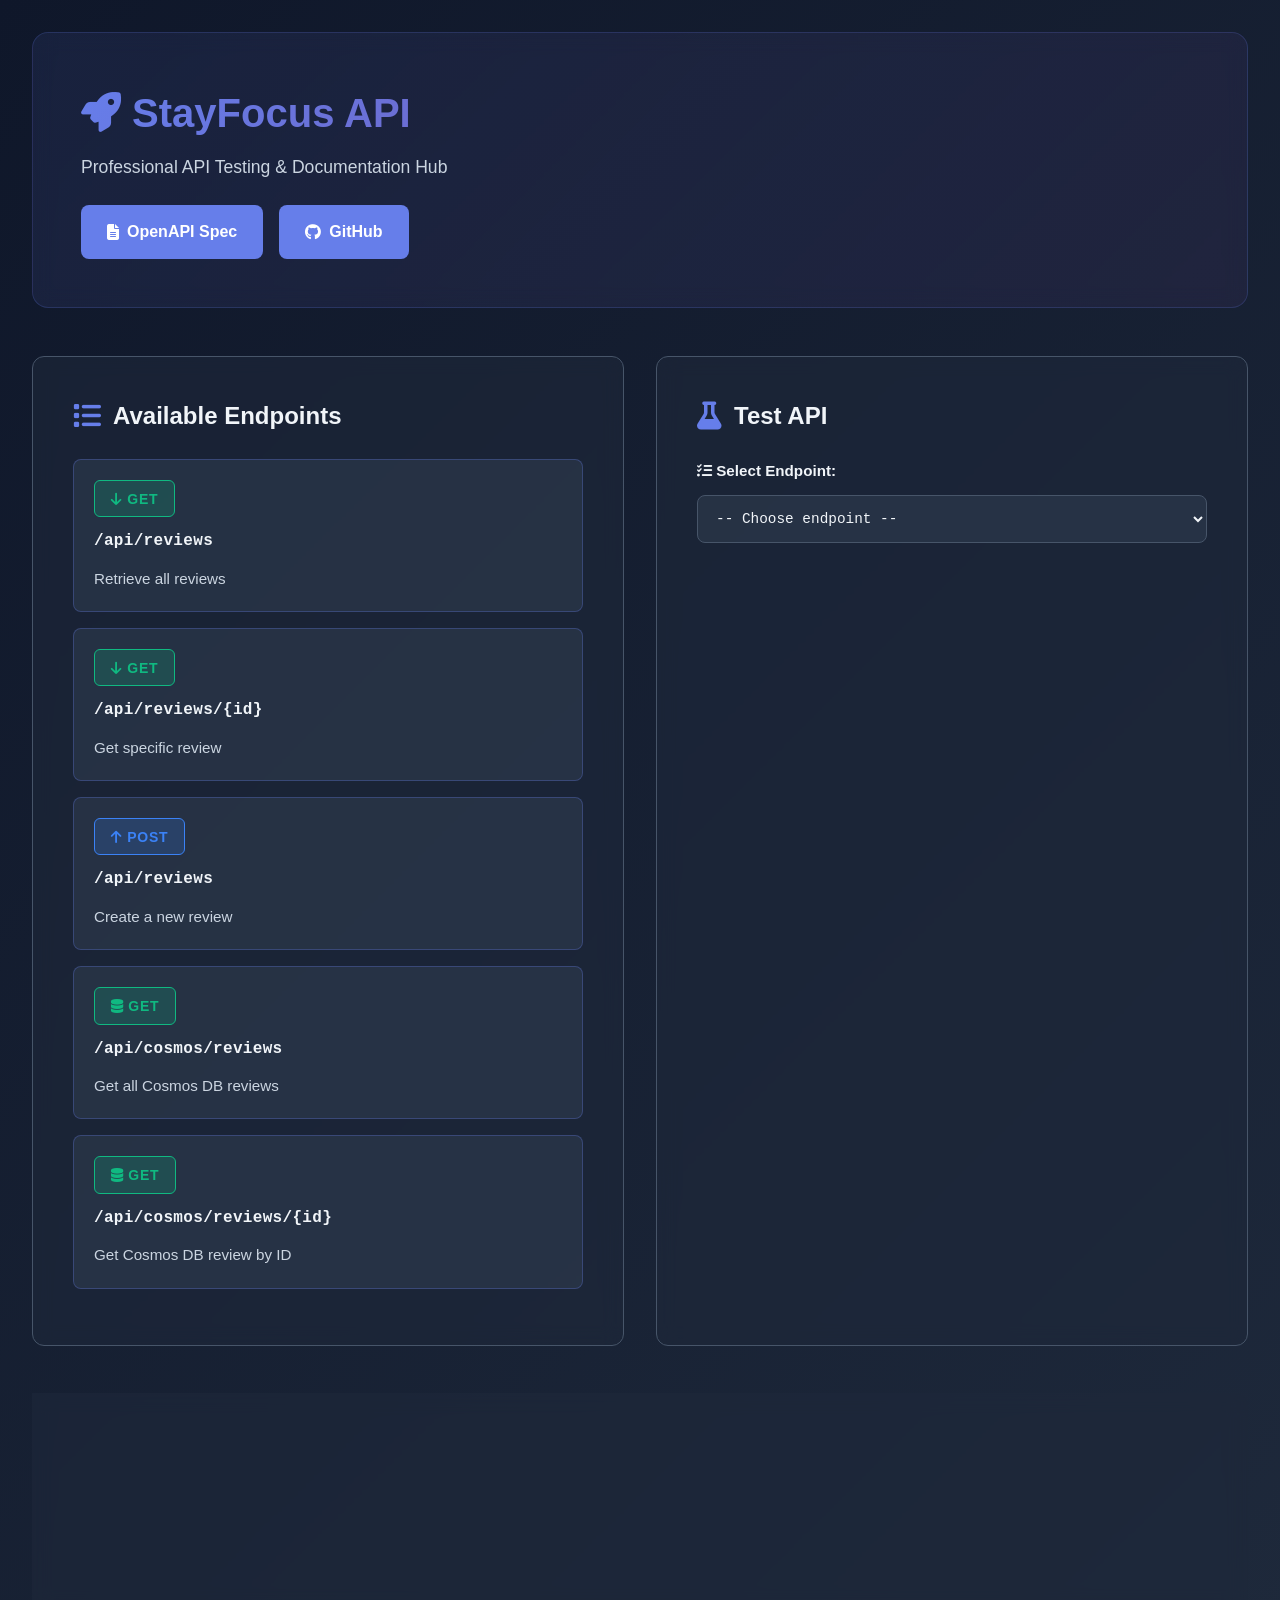
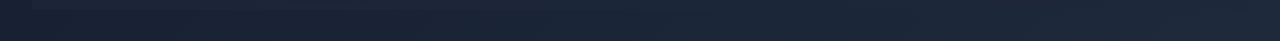
<file: StayFocusAPI/Assets/swagger-ui.html>
<!DOCTYPE html>
<html lang="en">
<head>
    <meta charset="UTF-8">
    <meta name="viewport" content="width=device-width, initial-scale=1.0">
    <title>StayFocus API</title>
    <link href="https://cdnjs.cloudflare.com/ajax/libs/font-awesome/6.4.0/css/all.min.css" rel="stylesheet">
    <style>
        :root {
            --primary: #667eea;
            --primary-dark: #5568d3;
            --secondary: #764ba2;
            --success: #10b981;
            --warning: #f59e0b;
            --error: #ef4444;
            --accent: #c8973a;
            --bg-primary: #0f172a;
            --bg-secondary: #1e293b;
            --bg-tertiary: #334155;
            --text-primary: #f1f5f9;
            --text-secondary: #cbd5e1;
            --border: #475569;
        }

        * {
            margin: 0;
            padding: 0;
            box-sizing: border-box;
        }

        html {
            scroll-behavior: smooth;
        }

        body {
            font-family: 'Segoe UI', Roboto, 'Helvetica Neue', Arial, sans-serif;
            background: linear-gradient(135deg, var(--bg-primary) 0%, var(--bg-secondary) 100%);
            color: var(--text-primary);
            min-height: 100vh;
            line-height: 1.6;
        }

        .container {
            max-width: 1400px;
            margin: 0 auto;
            padding: 2rem;
        }

        /* Header */
        header {
            background: linear-gradient(135deg, rgba(102, 126, 234, 0.1) 0%, rgba(118, 75, 162, 0.1) 100%);
            backdrop-filter: blur(10px);
            border: 1px solid rgba(102, 126, 234, 0.2);
            border-radius: 16px;
            padding: 3rem;
            margin-bottom: 3rem;
            animation: slideDown 0.6s ease-out;
        }

        @keyframes slideDown {
            from {
                opacity: 0;
                transform: translateY(-30px);
            }
            to {
                opacity: 1;
                transform: translateY(0);
            }
        }

        header h1 {
            font-size: 2.5rem;
            background: linear-gradient(135deg, var(--primary) 0%, var(--secondary) 100%);
            -webkit-background-clip: text;
            -webkit-text-fill-color: transparent;
            background-clip: text;
            margin-bottom: 0.5rem;
            font-weight: 700;
        }

        header p {
            color: var(--text-secondary);
            font-size: 1.1rem;
            margin-bottom: 1.5rem;
        }

        .links {
            display: flex;
            gap: 1rem;
            flex-wrap: wrap;
        }

        .links a {
            display: inline-flex;
            align-items: center;
            gap: 0.5rem;
            padding: 0.75rem 1.5rem;
            background: var(--primary);
            color: white;
            text-decoration: none;
            border-radius: 8px;
            transition: all 0.3s ease;
            font-weight: 600;
            border: 2px solid transparent;
        }

        .links a:hover {
            background: transparent;
            border-color: var(--primary);
            color: var(--primary);
            transform: translateY(-2px);
        }

        /* Main Content */
        .main-content {
            display: grid;
            grid-template-columns: 1fr 1fr;
            gap: 2rem;
            margin-bottom: 3rem;
        }

        @media (max-width: 1024px) {
            .main-content {
                grid-template-columns: 1fr;
            }
        }

        .card {
            background: rgba(30, 41, 59, 0.6);
            backdrop-filter: blur(10px);
            border: 1px solid var(--border);
            border-radius: 12px;
            padding: 2.5rem;
            transition: all 0.3s ease;
            animation: fadeIn 0.6s ease-out;
            animation-fill-mode: both;
        }

        .card:nth-child(1) { animation-delay: 0.1s; }
        .card:nth-child(2) { animation-delay: 0.2s; }

        @keyframes fadeIn {
            from {
                opacity: 0;
                transform: translateY(20px);
            }
            to {
                opacity: 1;
                transform: translateY(0);
            }
        }

        .card:hover {
            border-color: var(--primary);
            box-shadow: 0 0 30px rgba(102, 126, 234, 0.2);
        }

        .card h2 {
            font-size: 1.5rem;
            margin-bottom: 1.5rem;
            display: flex;
            align-items: center;
            gap: 0.75rem;
            color: var(--text-primary);
        }

        .card h2 i {
            color: var(--primary);
            font-size: 1.75rem;
        }

        /* Endpoints */
        .endpoint {
            background: rgba(51, 65, 85, 0.5);
            border: 1px solid rgba(102, 126, 234, 0.3);
            padding: 1.25rem;
            margin-bottom: 1rem;
            border-radius: 8px;
            cursor: pointer;
            transition: all 0.3s ease;
            position: relative;
            overflow: hidden;
        }

        .endpoint::before {
            content: '';
            position: absolute;
            top: 0;
            left: -100%;
            width: 100%;
            height: 100%;
            background: linear-gradient(90deg, transparent, rgba(102, 126, 234, 0.2), transparent);
            transition: left 0.5s ease;
        }

        .endpoint:hover::before {
            left: 100%;
        }

        .endpoint:hover {
            background: rgba(102, 126, 234, 0.1);
            border-color: var(--primary);
            transform: translateX(8px);
        }

        .method {
            display: inline-block;
            padding: 0.4rem 1rem;
            border-radius: 6px;
            font-weight: 700;
            font-size: 0.875rem;
            margin-right: 1rem;
            text-transform: uppercase;
            letter-spacing: 0.05em;
        }

        .method.get {
            background: rgba(16, 185, 129, 0.2);
            color: var(--success);
            border: 1px solid var(--success);
        }

        .method.post {
            background: rgba(59, 130, 246, 0.2);
            color: #3b82f6;
            border: 1px solid #3b82f6;
        }

        .endpoint-path {
            font-family: 'Courier New', monospace;
            font-weight: 700;
            color: var(--text-primary);
            margin: 0.75rem 0;
            font-size: 1rem;
            letter-spacing: 0.02em;
        }

        .endpoint-desc {
            color: var(--text-secondary);
            font-size: 0.95rem;
        }

        /* Form Styling */
        .test-section {
            margin-top: 1rem;
        }

        .test-section label {
            display: block;
            margin-bottom: 0.75rem;
            font-weight: 600;
            color: var(--text-primary);
            font-size: 0.95rem;
        }

        .test-section input,
        .test-section textarea,
        .test-section select {
            width: 100%;
            padding: 0.875rem;
            background: rgba(51, 65, 85, 0.5);
            border: 1px solid var(--border);
            border-radius: 8px;
            color: var(--text-primary);
            font-family: 'Courier New', monospace;
            font-size: 0.9rem;
            margin-bottom: 1rem;
            transition: all 0.3s ease;
        }

        .test-section input:focus,
        .test-section textarea:focus,
        .test-section select:focus {
            outline: none;
            border-color: var(--primary);
            background: rgba(102, 126, 234, 0.1);
            box-shadow: 0 0 10px rgba(102, 126, 234, 0.3);
        }

        .test-section button {
            background: linear-gradient(135deg, var(--primary) 0%, var(--secondary) 100%);
            color: white;
            border: none;
            padding: 0.875rem 2rem;
            border-radius: 8px;
            cursor: pointer;
            font-weight: 600;
            transition: all 0.3s ease;
            width: 100%;
            font-size: 1rem;
            text-transform: uppercase;
            letter-spacing: 0.05em;
            position: relative;
            overflow: hidden;
        }

        .test-section button::before {
            content: '';
            position: absolute;
            top: 0;
            left: -100%;
            width: 100%;
            height: 100%;
            background: rgba(255, 255, 255, 0.2);
            transition: left 0.5s ease;
        }

        .test-section button:hover {
            transform: translateY(-2px);
            box-shadow: 0 10px 20px rgba(102, 126, 234, 0.3);
        }

        .test-section button:hover::before {
            left: 100%;
        }

        /* Response Box */
        .response-container {
            margin-top: 1.5rem;
            display: none;
        }

        .response-container.active {
            display: block;
            animation: slideUp 0.3s ease-out;
        }

        .response-header {
            display: flex;
            justify-content: space-between;
            align-items: center;
            background: rgba(15, 23, 42, 0.9);
            border: 2px solid var(--border);
            border-bottom: none;
            border-radius: 8px 8px 0 0;
            padding: 1rem 1.5rem;
            font-weight: 700;
            font-size: 1rem;
        }

        .status-code {
            display: flex;
            align-items: center;
            gap: 0.5rem;
        }

        .response-header.success {
            border-color: var(--success);
            background: linear-gradient(135deg, rgba(16, 185, 129, 0.15) 0%, rgba(16, 185, 129, 0.05) 100%);
        }

        .response-header.success .status-code {
            color: var(--success);
        }

        .response-header.error {
            border-color: var(--error);
            background: linear-gradient(135deg, rgba(239, 68, 68, 0.15) 0%, rgba(239, 68, 68, 0.05) 100%);
        }

        .response-header.error .status-code {
            color: var(--error);
        }

        .copy-btn {
            display: flex;
            align-items: center;
            gap: 0.5rem;
            background: var(--primary);
            color: white;
            border: none;
            padding: 0.5rem 1rem;
            border-radius: 6px;
            cursor: pointer;
            font-size: 0.85rem;
            font-weight: 600;
            transition: all 0.3s ease;
        }

        .copy-btn:hover {
            background: var(--primary-dark);
            transform: scale(1.05);
        }

        .copy-btn.copied {
            background: var(--success);
        }

        .response-box {
            background: rgba(15, 23, 42, 0.95);
            border: 2px solid var(--border);
            border-top: none;
            border-radius: 0 0 8px 8px;
            padding: 1.5rem;
            font-family: 'Courier New', monospace;
            font-size: 0.875rem;
            color: var(--text-secondary);
            max-height: 450px;
            overflow-y: auto;
            line-height: 1.8;
            word-break: break-word;
            white-space: pre-wrap;
        }

        .response-box.success {
            border-color: var(--success);
            background: linear-gradient(135deg, rgba(15, 23, 42, 0.98) 0%, rgba(16, 185, 129, 0.05) 100%);
        }

        .response-box.error {
            border-color: var(--error);
            background: linear-gradient(135deg, rgba(15, 23, 42, 0.98) 0%, rgba(239, 68, 68, 0.05) 100%);
        }

        .response-box pre {
            margin: 0;
            font-family: 'Courier New', monospace;
        }

        @keyframes slideUp {
            from {
                opacity: 0;
                transform: translateY(20px);
            }
            to {
                opacity: 1;
                transform: translateY(0);
            }
        }

        /* Footer */
        .footer {
            background: rgba(30, 41, 59, 0.6);
            backdrop-filter: blur(10px);
            border: 1px solid var(--border);
            border-radius: 12px;
            padding: 2.5rem;
            text-align: center;
            animation: fadeIn 0.6s ease-out 0.3s both;
        }

        .footer p {
            margin-bottom: 1rem;
            color: var(--text-secondary);
        }

        .footer code {
            background: rgba(102, 126, 234, 0.1);
            border: 1px solid rgba(102, 126, 234, 0.3);
            padding: 0.5rem 1rem;
            border-radius: 6px;
            font-family: 'Courier New', monospace;
            color: var(--primary);
        }

        .badge {
            display: inline-block;
            padding: 0.5rem 1rem;
            background: linear-gradient(135deg, rgba(102, 126, 234, 0.2), rgba(118, 75, 162, 0.2));
            border: 1px solid var(--primary);
            color: var(--primary);
            border-radius: 20px;
            font-size: 0.875rem;
            font-weight: 600;
            margin-right: 0.75rem;
            margin-bottom: 0.5rem;
            display: inline-block;
        }

        /* Scrollbar */
        ::-webkit-scrollbar {
            width: 8px;
        }

        ::-webkit-scrollbar-track {
            background: rgba(30, 41, 59, 0.5);
        }

        ::-webkit-scrollbar-thumb {
            background: var(--primary);
            border-radius: 4px;
        }

        ::-webkit-scrollbar-thumb:hover {
            background: var(--secondary);
        }
    </style>
</head>
<body>
    <div class="container">
        <header>
            <h1><i class="fas fa-rocket"></i> StayFocus API</h1>
            <p>Professional API Testing & Documentation Hub</p>
            <div class="links">
                <a href="/openapi/v1.json" target="_blank"><i class="fas fa-file-alt"></i> OpenAPI Spec</a>
                <a href="https://github.com/prasadpatil2666/Rishi" target="_blank"><i class="fab fa-github"></i> GitHub</a>
            </div>
        </header>

        <div class="main-content">
            <div class="card">
                <h2><i class="fas fa-list"></i> Available Endpoints</h2>
                <div class="endpoint" onclick="selectEndpoint('get-reviews')">
                    <span class="method get"><i class="fas fa-arrow-down"></i> GET</span>
                    <div class="endpoint-path">/api/reviews</div>
                    <div class="endpoint-desc">Retrieve all reviews</div>
                </div>
                <div class="endpoint" onclick="selectEndpoint('get-review')">
                    <span class="method get"><i class="fas fa-arrow-down"></i> GET</span>
                    <div class="endpoint-path">/api/reviews/{id}</div>
                    <div class="endpoint-desc">Get specific review</div>
                </div>
                <div class="endpoint" onclick="selectEndpoint('post-review')">
                    <span class="method post"><i class="fas fa-arrow-up"></i> POST</span>
                    <div class="endpoint-path">/api/reviews</div>
                    <div class="endpoint-desc">Create a new review</div>
                </div>
                <div class="endpoint" onclick="selectEndpoint('cosmos-reviews')">
                    <span class="method get"><i class="fas fa-database"></i> GET</span>
                    <div class="endpoint-path">/api/cosmos/reviews</div>
                    <div class="endpoint-desc">Get all Cosmos DB reviews</div>
                </div>
                <div class="endpoint" onclick="selectEndpoint('cosmos-review')">
                    <span class="method get"><i class="fas fa-database"></i> GET</span>
                    <div class="endpoint-path">/api/cosmos/reviews/{id}</div>
                    <div class="endpoint-desc">Get Cosmos DB review by ID</div>
                </div>
            </div>

            <div class="card">
                <h2><i class="fas fa-flask"></i> Test API</h2>
                <div id="test-panel">
                    <div class="test-section">
                        <label><i class="fas fa-tasks"></i> Select Endpoint:</label>
                        <select id="endpoint-select" onchange="handleEndpointSelect()">
                            <option value="">-- Choose endpoint --</option>
                            <option value="get-reviews">GET /api/reviews</option>
                            <option value="get-review">GET /api/reviews/{id}</option>
                            <option value="post-review">POST /api/reviews</option>
                            <option value="cosmos-reviews">GET /api/cosmos/reviews</option>
                            <option value="cosmos-review">GET /api/cosmos/reviews/{id}</option>
                        </select>
                    </div>
                    <div id="get-reviews-params" style="display: none;">
                        <button onclick="testEndpoint('get-reviews')"><i class="fas fa-paper-plane"></i> Send Request</button>
                    </div>
                    <div id="get-review-params" style="display: none;">
                        <label><i class="fas fa-id-card"></i> Review ID:</label>
                        <input type="number" id="review-id" placeholder="Enter ID" value="1">
                        <button onclick="testEndpoint('get-review')"><i class="fas fa-paper-plane"></i> Send Request</button>
                    </div>
                    <div id="post-review-params" style="display: none;">
                        <label><i class="fas fa-building"></i> Company:</label>
                        <input type="text" id="company" placeholder="e.g., Tesla" value="Tesla">
                        <label><i class="fas fa-star"></i> Rating:</label>
                        <input type="number" id="rating" min="0" max="10" step="0.1" value="4.7">
                        <label><i class="fas fa-heading"></i> Title:</label>
                        <input type="text" id="title" placeholder="Title" value="Great">
                        <label><i class="fas fa-comment"></i> Content:</label>
                        <textarea id="content" rows="3">Excellent product</textarea>
                        <button onclick="testEndpoint('post-review')"><i class="fas fa-paper-plane"></i> Send Request</button>
                    </div>
                    <div id="cosmos-reviews-params" style="display: none;">
                        <button onclick="testEndpoint('cosmos-reviews')"><i class="fas fa-paper-plane"></i> Send Request</button>
                    </div>
                    <div id="cosmos-review-params" style="display: none;">
                        <label><i class="fas fa-database"></i> Review ID:</label>
                        <input type="text" id="cosmos-review-id" placeholder="e.g., rev_2026_x998877" value="rev_2026_x998877">
                        <button onclick="testEndpoint('cosmos-review')"><i class="fas fa-paper-plane"></i> Send Request</button>
                    </div>
                    <div id="response-container" class="response-container">
                        <div id="response-header" class="response-header">
                            <div class="status-code" id="status-display"></div>
                            <button class="copy-btn" onclick="copyResponse()" id="copy-btn"><i class="fas fa-copy"></i> Copy</button>
                        </div>
                        <div id="response" class="response-box"></div>
                    </div>
                </div>
            </div>
        </div>

        <div class="footer">
            <p><strong>StayFocus API v2.0</strong> | Refactored with Clean Architecture</p>
            <p>Base URL: <code>http://localhost:5000</code></p>
            <div>
                <span class="badge"><i class="fas fa-cube"></i> OpenAPI 3.0</span>
                <span class="badge"><i class="fab fa-microsoft"></i> .NET 10</span>
                <span class="badge"><i class="fas fa-shield-alt"></i> Clean Architecture</span>
            </div>
        </div>
    </div>

    <script>
        const API_BASE = window.location.origin;
        let lastResponse = null;

        function selectEndpoint(e) {
            document.getElementById('endpoint-select').value = e;
            handleEndpointSelect();
        }

        function handleEndpointSelect() {
            const v = document.getElementById('endpoint-select').value;
            document.querySelectorAll('[id$="-params"]').forEach(el => el.style.display = 'none');
            if (v === 'get-reviews') document.getElementById('get-reviews-params').style.display = 'block';
            else if (v === 'get-review') document.getElementById('get-review-params').style.display = 'block';
            else if (v === 'post-review') document.getElementById('post-review-params').style.display = 'block';
            else if (v === 'cosmos-reviews') document.getElementById('cosmos-reviews-params').style.display = 'block';
            else if (v === 'cosmos-review') document.getElementById('cosmos-review-params').style.display = 'block';
        }

        function copyResponse() {
            if (!lastResponse) return;
            navigator.clipboard.writeText(lastResponse).then(() => {
                const btn = document.getElementById('copy-btn');
                btn.classList.add('copied');
                btn.innerHTML = '<i class="fas fa-check"></i> Copied!';
                setTimeout(() => {
                    btn.classList.remove('copied');
                    btn.innerHTML = '<i class="fas fa-copy"></i> Copy';
                }, 2000);
            });
        }

        async function testEndpoint(type) {
            const container = document.getElementById('response-container');
            const header = document.getElementById('response-header');
            const statusDisplay = document.getElementById('status-display');
            const responseBox = document.getElementById('response');

            container.classList.remove('active');
            header.classList.remove('success', 'error');
            responseBox.classList.remove('success', 'error');
            statusDisplay.innerHTML = '<i class="fas fa-spinner fa-spin"></i> Sending...';
            responseBox.innerHTML = '';
            container.classList.add('active');

            try {
                let url, options;
                switch (type) {
                    case 'get-reviews':
                        url = `${API_BASE}/api/reviews`;
                        options = { method: 'GET' };
                        break;
                    case 'get-review':
                        url = `${API_BASE}/api/reviews/${document.getElementById('review-id').value}`;
                        options = { method: 'GET' };
                        break;
                    case 'post-review':
                        url = `${API_BASE}/api/reviews`;
                        options = {
                            method: 'POST',
                            headers: { 'Content-Type': 'application/json' },
                            body: JSON.stringify({
                                company: document.getElementById('company').value,
                                rating: parseFloat(document.getElementById('rating').value),
                                title: document.getElementById('title').value,
                                content: document.getElementById('content').value
                            })
                        };
                        break;
                    case 'cosmos-reviews':
                        url = `${API_BASE}/api/cosmos/reviews`;
                        options = { method: 'GET' };
                        break;
                    case 'cosmos-review':
                        url = `${API_BASE}/api/cosmos/reviews/${document.getElementById('cosmos-review-id').value}`;
                        options = { method: 'GET' };
                        break;
                }

                const response = await fetch(url, options);
                const data = await response.json();
                const statusClass = response.ok ? 'success' : 'error';
                const icon = response.ok ? '<i class="fas fa-check-circle"></i>' : '<i class="fas fa-times-circle"></i>';
                const statusText = response.ok ? '200 OK' : `${response.status} ${response.statusText}`;

                lastResponse = JSON.stringify(data, null, 2);
                statusDisplay.innerHTML = `${icon} ${statusText}`;
                responseBox.innerHTML = `<pre>${lastResponse}</pre>`;
                header.classList.add(statusClass);
                responseBox.classList.add(statusClass);
            } catch (error) {
                lastResponse = error.message;
                statusDisplay.innerHTML = '<i class="fas fa-exclamation-circle"></i> Error';
                responseBox.innerHTML = `<pre>Error: ${error.message}</pre>`;
                header.classList.add('error');
                responseBox.classList.add('error');
            }
        }
    </script>
</body>
</html>
</file>
